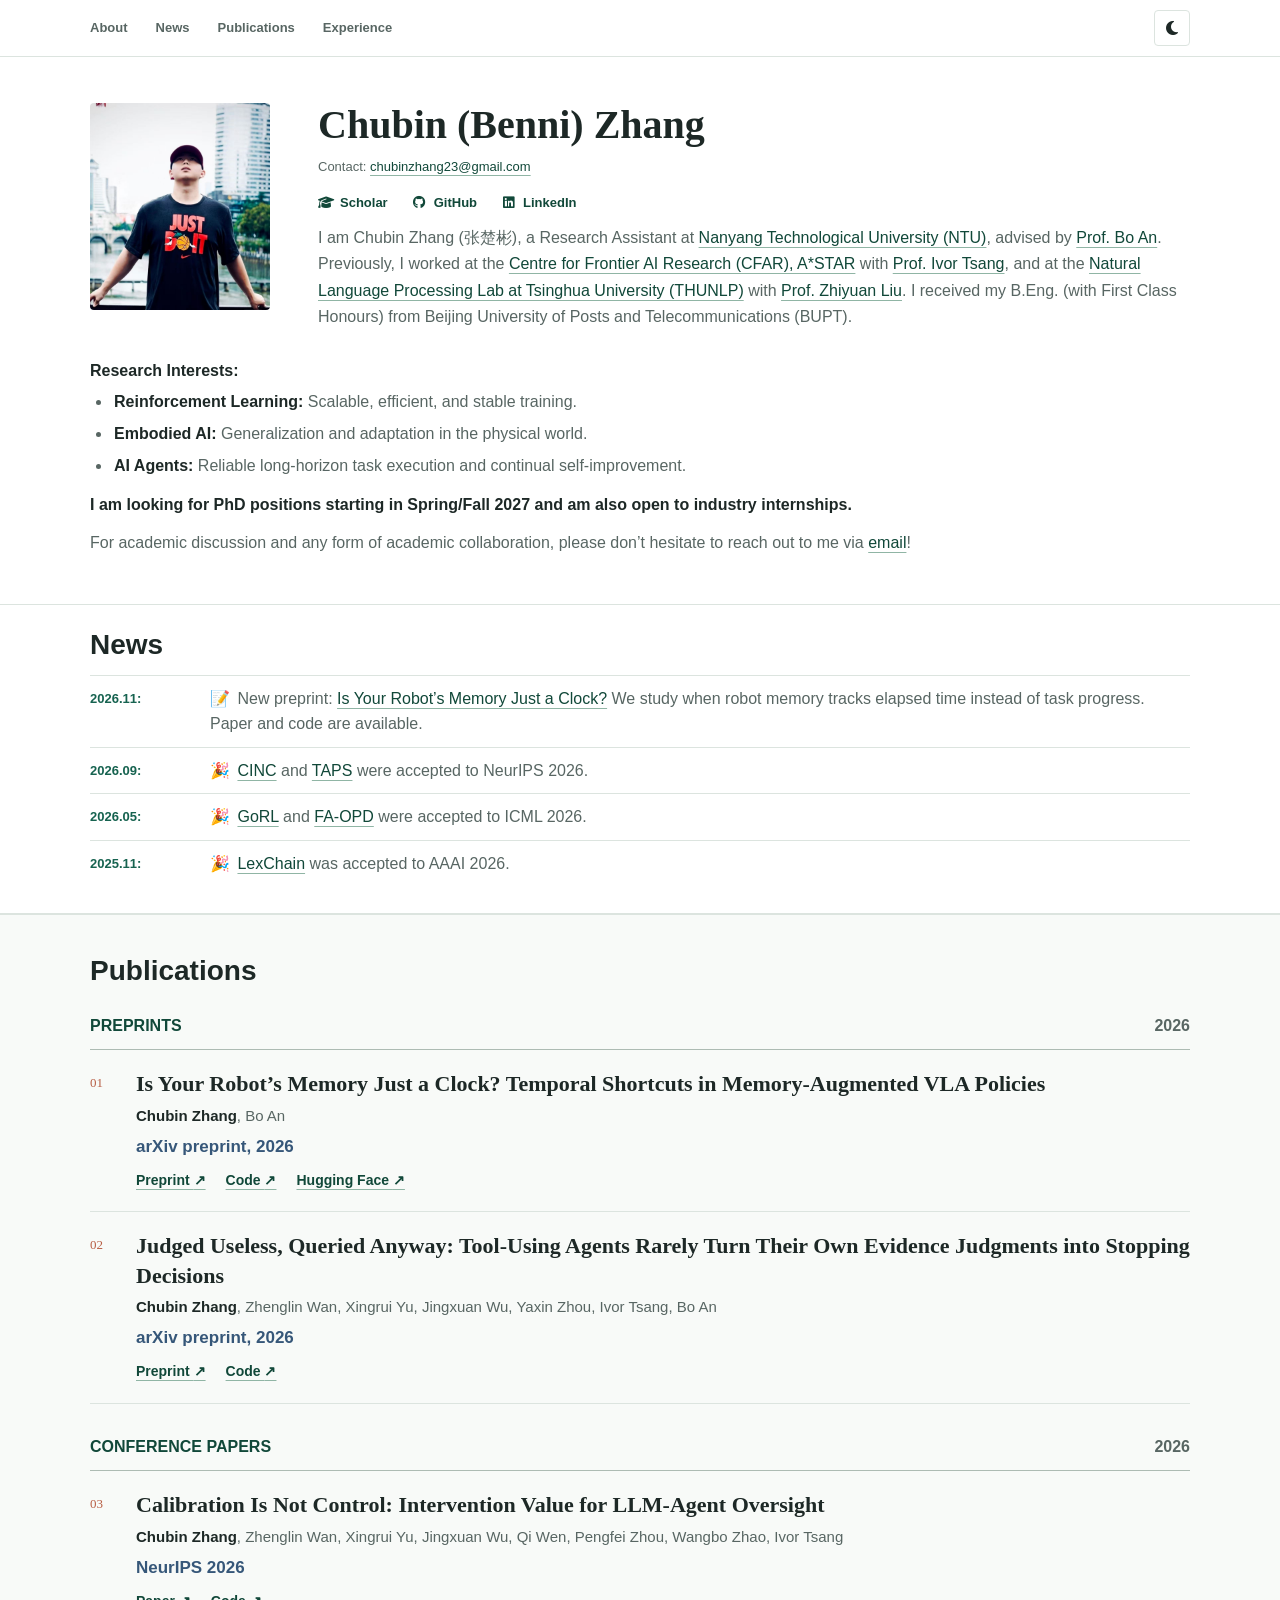
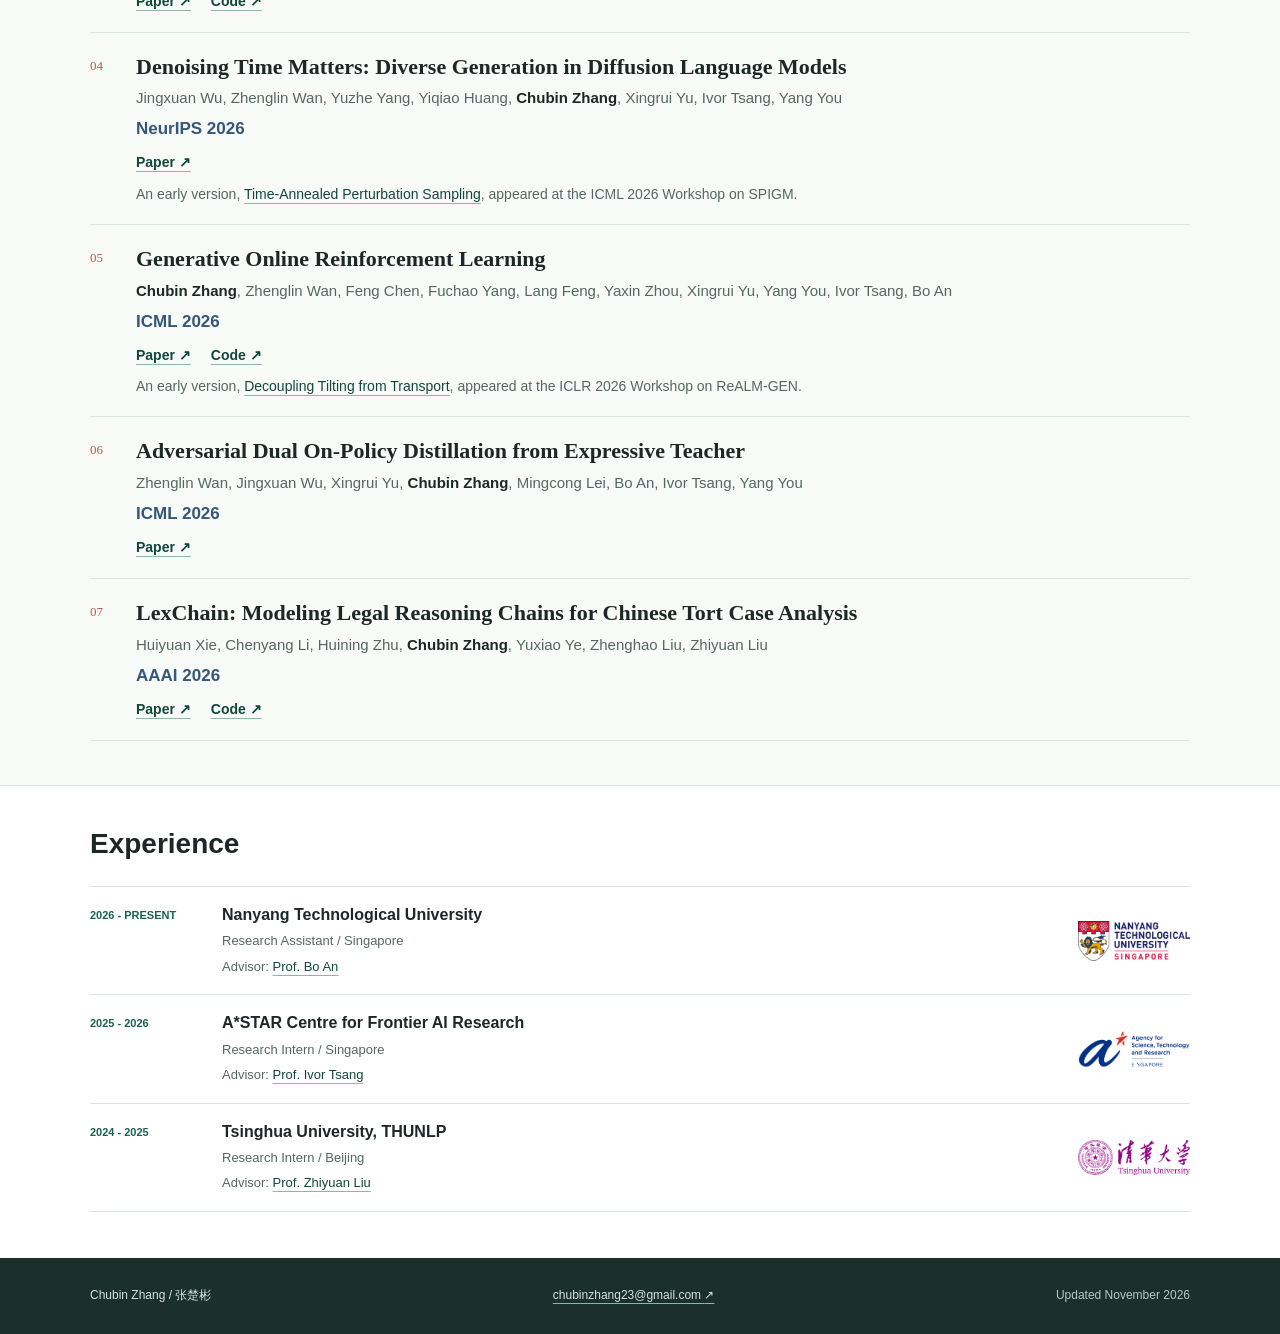
<file: index.html>
<!doctype html>
<html lang="en">
  <head>
    <meta charset="utf-8" />
    <meta name="viewport" content="width=device-width, initial-scale=1" />
    <meta name="theme-color" content="#f8faf8" />
    <meta
      name="description"
      content="Chubin Zhang is a Research Assistant at Nanyang Technological University, supervised by Prof. Bo An. His research interests include reinforcement learning, generative models, and AI agents."
    />
    <link rel="canonical" href="https://bennidict23.github.io/" />
    <link rel="icon" href="assets/favicon.svg" type="image/svg+xml" />
    <link
      rel="stylesheet"
      href="https://cdnjs.cloudflare.com/ajax/libs/font-awesome/6.5.1/css/all.min.css"
    />
    <script src="theme.js?v=20261015-default-light"></script>
    <link rel="stylesheet" href="styles.css?v=20261015-theme" />
    <meta property="og:type" content="profile" />
    <meta
      property="og:title"
      content="Chubin Zhang (张楚彬) | Research Assistant at NTU"
    />
    <meta
      property="og:description"
      content="Research interests in reinforcement learning, generative models, and AI agents."
    />
    <meta property="og:url" content="https://bennidict23.github.io/" />
    <meta
      property="og:image"
      content="https://bennidict23.github.io/assets/gorl-framework.png"
    />
    <title>Chubin Zhang (张楚彬) | Research Assistant at NTU</title>
    <script type="application/ld+json">
      {
        "@context": "https://schema.org",
        "@type": "Person",
        "name": "Chubin Zhang",
        "alternateName": "张楚彬",
        "url": "https://bennidict23.github.io/",
        "email": "mailto:chubinzhang23@gmail.com",
        "jobTitle": "Research Assistant",
        "affiliation": {
          "@type": "CollegeOrUniversity",
          "name": "Nanyang Technological University"
        },
        "knowsAbout": [
          "Reinforcement learning",
          "Generative models",
          "Diffusion models",
          "AI agents"
        ],
        "sameAs": [
          "https://scholar.google.com/citations?hl=zh-CN&user=-wJyKG8AAAAJ",
          "https://github.com/bennidict23",
          "https://www.linkedin.com/in/chubin-zhang-20a061420/"
        ]
      }
    </script>
  </head>
  <body>
    <a class="skip-link" href="#main">Skip to content</a>
    <header class="site-header">
      <div class="container header-inner">
        <nav class="site-nav" aria-label="Primary navigation">
          <a href="#about">About</a><a href="#news">News</a
          ><a href="#publications">Publications</a
          ><a href="#experience">Experience</a>
        </nav>
        <button
          class="theme-toggle"
          id="theme-toggle"
          type="button"
          aria-label="Switch to dark mode"
          aria-pressed="false"
          data-tooltip="Dark mode"
        >
          <i class="fa-solid fa-moon" aria-hidden="true"></i>
        </button>
      </div>
    </header>
    <main id="main">
      <section class="about-section" id="about" aria-labelledby="page-title">
        <div class="container profile-grid">
          <img
            class="portrait"
            src="assets/chubin-portrait.jpg"
            alt="Chubin Zhang outdoors in Singapore"
            width="1080"
            height="1244"
            loading="eager"
            decoding="async"
          />
          <div class="profile-heading">
            <h1 id="page-title">Chubin (Benni) Zhang</h1>
            <p class="profile-contact">
              Contact:
              <a href="mailto:chubinzhang23@gmail.com"
                >chubinzhang23@gmail.com</a
              >
            </p>
            <div class="profile-links" aria-label="Contact and profiles">
              <a
                href="https://scholar.google.com/citations?hl=zh-CN&amp;user=-wJyKG8AAAAJ"
                target="_blank"
                rel="noopener noreferrer"
                title="Google Scholar"
                aria-label="Google Scholar"
                ><i class="fa-solid fa-graduation-cap" aria-hidden="true"></i
                >Scholar</a
              >
              <a
                href="https://github.com/bennidict23"
                target="_blank"
                rel="noopener noreferrer"
                ><i class="fa-brands fa-github" aria-hidden="true"></i>GitHub</a
              >
              <a
                href="https://www.linkedin.com/in/chubin-zhang-20a061420/"
                target="_blank"
                rel="noopener noreferrer"
                ><i class="fa-brands fa-linkedin" aria-hidden="true"></i
                >LinkedIn</a
              >
            </div>
          </div>
          <div class="about-intro">
            <p>
              I am Chubin Zhang (张楚彬), a Research Assistant at
              <a
                href="https://www.ntu.edu.sg/"
                target="_blank"
                rel="noopener noreferrer"
                >Nanyang Technological University (NTU)</a
              >, advised by
              <a
                href="https://personal.ntu.edu.sg/boan/"
                target="_blank"
                rel="noopener noreferrer"
                >Prof. Bo An</a
              >. Previously, I worked at the
              <a
                href="https://www.a-star.edu.sg/cfar"
                target="_blank"
                rel="noopener noreferrer"
                >Centre for Frontier AI Research (CFAR), A*STAR</a
              >
              with
              <a
                href="https://www.a-star.edu.sg/cfar/about-cfar/management/prof-ivor-tsang"
                target="_blank"
                rel="noopener noreferrer"
                >Prof. Ivor Tsang</a
              >, and at the
              <a
                href="https://nlp.csai.tsinghua.edu.cn/"
                target="_blank"
                rel="noopener noreferrer"
                >Natural Language Processing Lab at Tsinghua University
                (THUNLP)</a
              >
              with
              <a
                href="https://nlp.csai.tsinghua.edu.cn/~lzy/"
                target="_blank"
                rel="noopener noreferrer"
                >Prof. Zhiyuan Liu</a
              >. I received my B.Eng. (with First Class Honours) from Beijing
              University of Posts and Telecommunications (BUPT).
            </p>
          </div>
          <div class="about-copy">
            <h2 class="interests-heading">Research Interests:</h2>
            <ul class="research-interests">
              <li>
                <strong>Reinforcement Learning:</strong> Scalable, efficient,
                and stable training.
              </li>
              <li>
                <strong>Embodied AI:</strong> Generalization and adaptation in
                the physical world.
              </li>
              <li>
                <strong>AI Agents:</strong> Reliable long-horizon task execution
                and continual self-improvement.
              </li>
            </ul>
            <p class="opportunity-note">
              <strong>
                I am looking for PhD positions starting in Spring/Fall 2027 and
                am also open to industry internships.
              </strong>
            </p>
            <p class="collaboration-note">
              For academic discussion and any form of academic collaboration,
              please don&rsquo;t hesitate to reach out to me via
              <a href="mailto:chubinzhang23@gmail.com">email</a>!
            </p>
          </div>
        </div>
      </section>
      <section class="news-section" id="news" aria-labelledby="news-title">
        <div class="container">
          <div class="section-heading compact-heading">
            <h2 id="news-title">News</h2>
          </div>
          <ul class="news-list">
            <li>
              <time datetime="2026-11">2026.11:</time>
              <p>
                <span aria-hidden="true">📝</span>
                New preprint:
                <a
                  href="https://arxiv.org/abs/2611.14488"
                  target="_blank"
                  rel="noopener noreferrer"
                  >Is Your Robot&rsquo;s Memory Just a Clock?</a
                > We study when robot memory tracks elapsed time instead of
                task progress. Paper and code are available.
              </p>
            </li>
            <li>
              <time datetime="2026-09">2026.09:</time>
              <p>
                <span aria-hidden="true">🎉</span>
                <a
                  href="https://arxiv.org/abs/2606.21399"
                  target="_blank"
                  rel="noopener noreferrer"
                  >CINC</a
                >
                and
                <a
                  href="https://arxiv.org/abs/2601.22629"
                  target="_blank"
                  rel="noopener noreferrer"
                  >TAPS</a
                >
                were accepted to NeurIPS 2026.
              </p>
            </li>
            <li>
              <time datetime="2026-05">2026.05:</time>
              <p>
                <span aria-hidden="true">🎉</span>
                <a
                  href="https://arxiv.org/abs/2512.02581"
                  target="_blank"
                  rel="noopener noreferrer"
                  >GoRL</a
                >
                and
                <a
                  href="https://arxiv.org/abs/2605.27095"
                  target="_blank"
                  rel="noopener noreferrer"
                  >FA-OPD</a
                >
                were accepted to ICML 2026.
              </p>
            </li>
            <li>
              <time datetime="2025-11">2025.11:</time>
              <p>
                <span aria-hidden="true">🎉</span>
                <a
                  href="https://doi.org/10.1609/aaai.v40i42.40906"
                  target="_blank"
                  rel="noopener noreferrer"
                  >LexChain</a
                >
                was accepted to AAAI 2026.
              </p>
            </li>
          </ul>
        </div>
      </section>
      <section
        class="publications-section"
        id="publications"
        aria-labelledby="publications-title"
      >
        <div class="container">
          <div class="section-heading">
            <h2 id="publications-title">Publications</h2>
          </div>
          <div class="preprints-group">
            <h3 class="group-heading">Preprints <span>2026</span></h3>
            <ol class="publication-list">
              <li class="publication-item" id="paper-memory-clock">
                <span class="publication-number" aria-hidden="true">01</span>
                <div class="publication-body">
                  <h4>
                    <a
                      href="https://arxiv.org/abs/2611.14488"
                      target="_blank"
                      rel="noopener noreferrer"
                      >Is Your Robot&rsquo;s Memory Just a Clock? Temporal Shortcuts
                      in Memory-Augmented VLA Policies
                      <span aria-hidden="true">&#8599;</span></a
                    >
                  </h4>
                  <p class="authors"><strong>Chubin Zhang</strong>, Bo An</p>
                  <p class="venue">arXiv preprint, 2026</p>
                  <div class="paper-links">
                    <a
                      href="https://arxiv.org/abs/2611.14488"
                      target="_blank"
                      rel="noopener noreferrer"
                      >Preprint <span aria-hidden="true">&#8599;</span></a
                    ><a
                      href="https://github.com/bennidict23/memory-clock"
                      target="_blank"
                      rel="noopener noreferrer"
                      >Code <span aria-hidden="true">&#8599;</span></a
                    ><a
                      href="https://huggingface.co/papers/2611.14488"
                      target="_blank"
                      rel="noopener noreferrer"
                      >Hugging Face <span aria-hidden="true">&#8599;</span></a
                    >
                  </div>
                </div>
              </li>
              <li class="publication-item" id="paper-judged-useless">
                <span class="publication-number" aria-hidden="true">02</span>
                <div class="publication-body">
                  <h4>
                    <a
                      href="https://arxiv.org/abs/2610.06191"
                      target="_blank"
                      rel="noopener noreferrer"
                      >Judged Useless, Queried Anyway: Tool-Using Agents Rarely
                      Turn Their Own Evidence Judgments into Stopping Decisions
                      <span aria-hidden="true">&#8599;</span></a
                    >
                  </h4>
                  <p class="authors">
                    <strong>Chubin Zhang</strong>, Zhenglin Wan, Xingrui Yu,
                    Jingxuan Wu, Yaxin Zhou, Ivor Tsang, Bo An
                  </p>
                  <p class="venue">arXiv preprint, 2026</p>
                  <div class="paper-links">
                    <a
                      href="https://arxiv.org/abs/2610.06191"
                      target="_blank"
                      rel="noopener noreferrer"
                      >Preprint <span aria-hidden="true">&#8599;</span></a
                    ><a
                      href="https://github.com/bennidict23/judged-useless-queried-anyway"
                      target="_blank"
                      rel="noopener noreferrer"
                      >Code <span aria-hidden="true">&#8599;</span></a
                    >
                  </div>
                </div>
              </li>
            </ol>
          </div>
          <h3 class="group-heading">Conference Papers <span>2026</span></h3>
          <ol class="publication-list">
            <li class="publication-item" id="paper-calibration">
              <span class="publication-number" aria-hidden="true">03</span>
              <div class="publication-body">
                <h4>
                  <a
                    href="https://arxiv.org/abs/2606.21399"
                    target="_blank"
                    rel="noopener noreferrer"
                    >Calibration Is Not Control: Intervention Value for
                    LLM-Agent Oversight
                    <span aria-hidden="true">&#8599;</span></a
                  >
                </h4>
                <p class="authors">
                  <strong>Chubin Zhang</strong>, Zhenglin Wan, Xingrui Yu,
                  Jingxuan Wu, Qi Wen, Pengfei Zhou, Wangbo Zhao, Ivor Tsang
                </p>
                <p class="venue">NeurIPS 2026</p>
                <div class="paper-links">
                  <a
                    href="https://arxiv.org/abs/2606.21399"
                    target="_blank"
                    rel="noopener noreferrer"
                    >Paper <span aria-hidden="true">&#8599;</span></a
                  ><a
                    href="https://github.com/bennidict23/calibration-is-not-control"
                    target="_blank"
                    rel="noopener noreferrer"
                    >Code <span aria-hidden="true">&#8599;</span></a
                  >
                </div>
              </div>
            </li>
            <li class="publication-item" id="paper-denoising">
              <span class="publication-number" aria-hidden="true">04</span>
              <div class="publication-body">
                <h4>
                  <a
                    href="https://arxiv.org/abs/2601.22629"
                    target="_blank"
                    rel="noopener noreferrer"
                    >Denoising Time Matters: Diverse Generation in Diffusion
                    Language Models <span aria-hidden="true">&#8599;</span></a
                  >
                </h4>
                <p class="authors">
                  Jingxuan Wu, Zhenglin Wan, Yuzhe Yang, Yiqiao Huang,
                  <strong>Chubin Zhang</strong>, Xingrui Yu, Ivor Tsang, Yang
                  You
                </p>
                <p class="venue">NeurIPS 2026</p>
                <div class="paper-links">
                  <a
                    href="https://arxiv.org/abs/2601.22629"
                    target="_blank"
                    rel="noopener noreferrer"
                    >Paper <span aria-hidden="true">&#8599;</span></a
                  >
                </div>
                <p class="note">
                  An early version,
                  <a
                    href="https://openreview.net/forum?id=97dB4GrUzx"
                    rel="noopener noreferrer"
                    target="_blank"
                    >Time-Annealed Perturbation Sampling</a
                  >, appeared at the ICML 2026 Workshop on SPIGM.
                </p>
              </div>
            </li>
            <li class="publication-item" id="paper-gorl">
              <span class="publication-number" aria-hidden="true">05</span>
              <div class="publication-body">
                <h4>
                  <a
                    href="https://arxiv.org/abs/2512.02581"
                    target="_blank"
                    rel="noopener noreferrer"
                    >Generative Online Reinforcement Learning
                    <span aria-hidden="true">&#8599;</span></a
                  >
                </h4>
                <p class="authors">
                  <strong>Chubin Zhang</strong>, Zhenglin Wan, Feng Chen, Fuchao
                  Yang, Lang Feng, Yaxin Zhou, Xingrui Yu, Yang You, Ivor Tsang,
                  Bo An
                </p>
                <p class="venue">ICML 2026</p>
                <div class="paper-links">
                  <a
                    href="https://arxiv.org/abs/2512.02581"
                    target="_blank"
                    rel="noopener noreferrer"
                    >Paper <span aria-hidden="true">&#8599;</span></a
                  ><a
                    href="https://github.com/bennidict23/GoRL"
                    target="_blank"
                    rel="noopener noreferrer"
                    >Code <span aria-hidden="true">&#8599;</span></a
                  >
                </div>
                <p class="note">
                  An early version,
                  <a
                    href="https://openreview.net/forum?id=NMP4f4Cx2W"
                    rel="noopener noreferrer"
                    target="_blank"
                    >Decoupling Tilting from Transport</a
                  >, appeared at the ICLR 2026 Workshop on ReALM-GEN.
                </p>
              </div>
            </li>
            <li class="publication-item" id="paper-distillation">
              <span class="publication-number" aria-hidden="true">06</span>
              <div class="publication-body">
                <h4>
                  <a
                    href="https://arxiv.org/abs/2605.27095"
                    target="_blank"
                    rel="noopener noreferrer"
                    >Adversarial Dual On-Policy Distillation from Expressive
                    Teacher <span aria-hidden="true">&#8599;</span></a
                  >
                </h4>
                <p class="authors">
                  Zhenglin Wan, Jingxuan Wu, Xingrui Yu,
                  <strong>Chubin Zhang</strong>, Mingcong Lei, Bo An, Ivor
                  Tsang, Yang You
                </p>
                <p class="venue">ICML 2026</p>
                <div class="paper-links">
                  <a
                    href="https://arxiv.org/abs/2605.27095"
                    target="_blank"
                    rel="noopener noreferrer"
                    >Paper <span aria-hidden="true">&#8599;</span></a
                  >
                </div>
              </div>
            </li>
            <li class="publication-item" id="paper-lexchain">
              <span class="publication-number" aria-hidden="true">07</span>
              <div class="publication-body">
                <h4>
                  <a
                    href="https://doi.org/10.1609/aaai.v40i42.40906"
                    target="_blank"
                    rel="noopener noreferrer"
                    >LexChain: Modeling Legal Reasoning Chains for Chinese Tort
                    Case Analysis <span aria-hidden="true">&#8599;</span></a
                  >
                </h4>
                <p class="authors">
                  Huiyuan Xie, Chenyang Li, Huining Zhu,
                  <strong>Chubin Zhang</strong>, Yuxiao Ye, Zhenghao Liu,
                  Zhiyuan Liu
                </p>
                <p class="venue">AAAI 2026</p>
                <div class="paper-links">
                  <a
                    href="https://doi.org/10.1609/aaai.v40i42.40906"
                    target="_blank"
                    rel="noopener noreferrer"
                    >Paper <span aria-hidden="true">&#8599;</span></a
                  ><a
                    href="https://github.com/thunlp/LexChain"
                    target="_blank"
                    rel="noopener noreferrer"
                    >Code <span aria-hidden="true">&#8599;</span></a
                  >
                </div>
              </div>
            </li>
          </ol>
        </div>
      </section>
      <section
        class="experience-section"
        id="experience"
        aria-labelledby="experience-title"
      >
        <div class="container">
          <div class="section-heading">
            <h2 id="experience-title">Experience</h2>
          </div>
          <div class="experience-list">
            <article class="experience-item">
              <p class="experience-date">2026 - present</p>
              <div>
                <h3>Nanyang Technological University</h3>
                <p>Research Assistant / Singapore</p>
                <p>
                  Advisor:
                  <a
                    href="https://personal.ntu.edu.sg/boan/"
                    target="_blank"
                    rel="noopener noreferrer"
                    >Prof. Bo An</a
                  >
                </p>
              </div>
              <img
                src="assets/logos/ntu.png"
                alt="Nanyang Technological University logo"
                width="600"
                height="215"
                loading="lazy"
              />
            </article>
            <article class="experience-item">
              <p class="experience-date">2025 - 2026</p>
              <div>
                <h3>
                  <a
                    href="https://www.a-star.edu.sg/cfar"
                    target="_blank"
                    rel="noopener noreferrer"
                    >A*STAR Centre for Frontier AI Research</a
                  >
                </h3>
                <p>Research Intern / Singapore</p>
                <p>
                  Advisor:
                  <a
                    href="https://www.a-star.edu.sg/cfar/about-cfar/management/prof-ivor-tsang"
                    target="_blank"
                    rel="noopener noreferrer"
                    >Prof. Ivor Tsang</a
                  >
                </p>
              </div>
              <img
                src="assets/logos/astar.png"
                alt="A*STAR Centre for Frontier AI Research logo"
                width="530"
                height="196"
                loading="lazy"
              />
            </article>
            <article class="experience-item">
              <p class="experience-date">2024 - 2025</p>
              <div>
                <h3>
                  <a
                    href="https://nlp.csai.tsinghua.edu.cn/"
                    target="_blank"
                    rel="noopener noreferrer"
                    >Tsinghua University, THUNLP</a
                  >
                </h3>
                <p>Research Intern / Beijing</p>
                <p>
                  Advisor:
                  <a
                    href="https://nlp.csai.tsinghua.edu.cn/~lzy/"
                    target="_blank"
                    rel="noopener noreferrer"
                    >Prof. Zhiyuan Liu</a
                  >
                </p>
              </div>
              <img
                src="assets/logos/tsinghua.png"
                alt="Tsinghua University, THUNLP logo"
                width="600"
                height="189"
                loading="lazy"
              />
            </article>
          </div>
        </div>
      </section>
    </main>
    <footer class="site-footer">
      <div class="container footer-inner">
        <p>Chubin Zhang <span lang="zh-CN">/ 张楚彬</span></p>
        <a href="mailto:chubinzhang23@gmail.com"
          >chubinzhang23@gmail.com <span aria-hidden="true">&#8599;</span></a
        >
        <p>Updated November 2026</p>
      </div>
    </footer>
    <script
      type="module"
      src="https://static.cloudflareinsights.com/beacon.min.js"
      data-cf-beacon='{"token":"19568511e5f841eb85192ddd438c5ad8"}'
    ></script>
  </body>
</html>
</file>
<file: styles.css>
:root {
  color-scheme: light;
  --paper: #ffffff;
  --soft: #f8faf8;
  --ink: #1d2826;
  --muted: #586663;
  --green: #176350;
  --green-dark: #114839;
  --rust: #b85f46;
  --blue: #365779;
  --line: #dce4df;
  --line-strong: #adbbb3;
  --serif: Georgia, "Times New Roman", serif;
  --page-width: 1100px;
  --selection: #d9efe6;
  --selection-ink: #1d2826;
}

:root[data-theme="dark"] {
  color-scheme: dark;
  --paper: #171b1a;
  --soft: #1e2523;
  --ink: #e9eeeb;
  --muted: #b4c0ba;
  --green: #8ad2b8;
  --green-dark: #a7decb;
  --rust: #eca58e;
  --blue: #9fbfdc;
  --line: #35413b;
  --line-strong: #617067;
  --selection: #314d42;
  --selection-ink: #f3faf7;
}

*,
*::before,
*::after {
  box-sizing: border-box;
}
html {
  scroll-behavior: smooth;
  scroll-padding-top: 72px;
}
body {
  margin: 0;
  background: var(--paper);
  color: var(--ink);
  font-family: -apple-system, BlinkMacSystemFont, "Segoe UI", Arial, sans-serif;
  font-size: 16px;
  line-height: 1.65;
  letter-spacing: 0;
}
img {
  display: block;
  max-width: 100%;
}
a {
  color: var(--green-dark);
  text-decoration-color: #90b5a5;
  text-underline-offset: 4px;
}
a:hover {
  color: var(--rust);
}
a:focus-visible {
  outline: 2px solid var(--rust);
  outline-offset: 4px;
}
::selection {
  background: var(--selection);
  color: var(--selection-ink);
}
.container {
  width: min(calc(100% - 72px), var(--page-width));
  margin-inline: auto;
}
.skip-link {
  position: fixed;
  z-index: 100;
  top: -100px;
  left: 20px;
  padding: 10px 16px;
  background: var(--ink);
  color: var(--paper);
}
.skip-link:focus {
  top: 16px;
}

.site-header {
  position: sticky;
  z-index: 20;
  top: 0;
  border-bottom: 1px solid var(--line);
  background: var(--paper);
}
.header-inner {
  display: flex;
  align-items: center;
  min-height: 56px;
  gap: 16px;
}
.site-nav {
  display: flex;
  flex: 1;
  align-items: center;
  gap: 28px;
  min-width: 0;
}
.site-nav a {
  font-size: 13px;
  font-weight: 600;
  color: var(--muted);
  text-decoration: none;
  white-space: nowrap;
}
.site-nav a:hover {
  color: var(--green);
}
.theme-toggle {
  display: grid;
  flex: none;
  place-items: center;
  position: relative;
  width: 36px;
  height: 36px;
  padding: 0;
  border: 1px solid var(--line);
  border-radius: 4px;
  background: transparent;
  color: var(--ink);
  cursor: pointer;
}
.theme-toggle i {
  font-size: 16px;
}
.theme-toggle:hover {
  background: var(--soft);
  color: var(--green);
}
.theme-toggle:focus-visible {
  outline: 2px solid var(--rust);
  outline-offset: 3px;
}
.theme-toggle::after {
  content: attr(data-tooltip);
  position: absolute;
  top: calc(100% + 8px);
  right: 0;
  padding: 5px 8px;
  border-radius: 4px;
  background: var(--ink);
  color: var(--paper);
  font-size: 12px;
  font-weight: 500;
  white-space: nowrap;
  opacity: 0;
  pointer-events: none;
}
.theme-toggle:hover::after,
.theme-toggle:focus-visible::after {
  opacity: 1;
}

.about-section {
  padding: 46px 0 36px;
}
.profile-grid {
  display: grid;
  grid-template-columns: 180px minmax(0, 1fr);
  grid-template-rows: min-content auto auto;
  gap: 12px 48px;
  align-items: start;
}
.portrait {
  grid-row: 1 / 3;
  width: 180px;
  height: auto;
  aspect-ratio: 1080 / 1244;
  border-radius: 4px;
}
.profile-heading,
.about-intro,
.about-copy {
  min-width: 0;
}
.profile-heading {
  grid-column: 2;
  grid-row: 1;
}
.about-intro {
  grid-column: 2;
  grid-row: 2;
}
.about-copy {
  grid-column: 1 / -1;
  grid-row: 3;
}
.experience-date {
  margin: 0;
  font-size: 11px;
  font-weight: 700;
  line-height: 1.4;
  text-transform: uppercase;
}
h1 {
  margin: 0;
  font-family: var(--serif);
  font-size: 40px;
  line-height: 1.1;
  font-weight: 700;
}
.profile-chinese {
  margin: 6px 0 0;
  color: var(--muted);
  font-size: 16px;
  line-height: 1.4;
}
.about-intro,
.about-copy {
  color: var(--muted);
  font-size: 16px;
}
.about-copy > p {
  margin: 0 0 12px;
}
.about-intro > p {
  margin: 0;
}
.interests-heading {
  margin: 16px 0 6px;
  color: var(--ink);
  font-size: 16px;
  font-weight: 600;
  line-height: 1.5;
}
.research-interests {
  margin: 0 0 12px;
  padding-left: 22px;
}
.research-interests li {
  padding-left: 2px;
}
.research-interests li + li {
  margin-top: 6px;
}
.research-interests strong,
.opportunity-note strong {
  color: var(--ink);
  font-weight: 600;
}
.profile-contact {
  margin: 10px 0 0;
  color: var(--muted);
  font-size: 13px;
  line-height: 1.5;
}
.profile-contact a {
  font-weight: 500;
  overflow-wrap: anywhere;
}
.profile-links {
  display: flex;
  flex-wrap: wrap;
  align-items: center;
  gap: 10px 24px;
  margin-top: 15px;
}
.profile-links a {
  display: inline-flex;
  align-items: center;
  gap: 7px;
  font-size: 13px;
  font-weight: 600;
  text-decoration: none;
}
.profile-links i {
  width: 15px;
  text-align: center;
}
.about-copy .availability {
  margin: 10px 0 0;
  font-size: 12px;
  color: var(--muted);
}

.section-heading {
  margin-bottom: 26px;
}
.section-heading h2 {
  margin: 0;
  font-size: 28px;
  line-height: 1.15;
}
.compact-heading {
  display: flex;
  align-items: baseline;
  gap: 22px;
  margin-bottom: 13px;
}
.compact-heading h2 {
  font-size: 28px;
}
.news-section {
  background: var(--paper);
  border-block: 1px solid var(--line);
  padding: 24px 0 26px;
}
.news-list {
  margin: 0;
  padding: 0;
  list-style: none;
}
.news-list li {
  display: grid;
  grid-template-columns: 100px minmax(0, 1fr);
  gap: 20px;
  padding: 10px 0;
  border-top: 1px solid var(--line);
}
.news-list time {
  padding-top: 2px;
  color: var(--green);
  font-size: 13px;
  font-weight: 700;
  text-transform: uppercase;
  white-space: nowrap;
}
.news-list p {
  margin: 0;
  font-size: 16px;
  line-height: 1.6;
  color: var(--muted);
}
.news-list p > span {
  margin-right: 3px;
}

.experience-section {
  padding: 42px 0 46px;
}
.paper-links {
  display: flex;
  flex-wrap: wrap;
  gap: 8px 20px;
}
.paper-links a {
  font-size: 14px;
  font-weight: 700;
  white-space: nowrap;
}

.publications-section {
  padding: 40px 0 44px;
  background: var(--soft);
  border-block: 1px solid var(--line);
}
.group-heading {
  display: flex;
  justify-content: space-between;
  align-items: baseline;
  gap: 20px;
  margin: 0;
  padding-bottom: 10px;
  border-bottom: 1px solid var(--line-strong);
  color: var(--green-dark);
  font-size: 16px;
  font-weight: 700;
  text-transform: uppercase;
}
.group-heading span {
  color: var(--muted);
}
.publication-list {
  margin: 0;
  padding: 0;
  list-style: none;
}
.publication-item {
  display: grid;
  grid-template-columns: 28px minmax(0, 1fr);
  gap: 18px;
  padding: 19px 0;
  border-bottom: 1px solid var(--line);
}
.publication-number {
  padding-top: 3px;
  color: var(--rust);
  font-family: var(--serif);
  font-size: 13px;
}
.publication-body {
  min-width: 0;
}
.publication-body h4 {
  margin: 0;
  font-family: var(--serif);
  font-size: 22px;
  line-height: 1.35;
  font-weight: 700;
  overflow-wrap: anywhere;
}
.publication-body h4 a {
  color: var(--ink);
  text-decoration: none;
}
.publication-body h4 a:hover {
  color: var(--green);
}
.publication-body h4 a > span {
  display: none;
}
.authors {
  margin: 5px 0 0;
  color: var(--muted);
  font-size: 15px;
  line-height: 1.6;
}
.authors strong {
  color: var(--ink);
}
.venue {
  margin: 5px 0 0;
  color: var(--blue);
  font-size: 17px;
  font-weight: 700;
}
.publication-body .paper-links {
  margin-top: 8px;
}
.note {
  margin: 8px 0 0;
  color: var(--muted);
  font-size: 14px;
  line-height: 1.6;
}
.preprints-group {
  margin-bottom: 30px;
}

.experience-item {
  display: grid;
  grid-template-columns: 108px minmax(0, 1fr) 112px;
  gap: 24px;
  align-items: start;
  border-top: 1px solid var(--line);
  padding: 17px 0;
}
.experience-item:last-child {
  border-bottom: 1px solid var(--line);
}
.experience-date {
  padding-top: 4px;
  color: var(--green);
}
.experience-item h3 {
  margin: 0;
  font-size: 16px;
  font-weight: 600;
  line-height: 1.4;
}
.experience-item h3 a {
  color: var(--ink);
  text-decoration: none;
}
.experience-item h3 a:hover {
  color: var(--green);
}
.experience-item div > p {
  margin: 4px 0 0;
  color: var(--muted);
  font-size: 13px;
}
.experience-item img {
  width: 112px;
  height: 46px;
  object-fit: contain;
  align-self: center;
}
:root[data-theme="dark"] .experience-item img {
  padding: 4px;
  border-radius: 2px;
  background: #ffffff;
}
.site-footer {
  background: #1c302b;
  color: #d6e2dc;
}
.footer-inner {
  display: flex;
  flex-wrap: wrap;
  align-items: center;
  justify-content: space-between;
  gap: 12px 22px;
  min-height: 76px;
  padding-block: 20px;
  font-size: 12px;
}
.footer-inner p {
  margin: 0;
}
.footer-inner a {
  color: inherit;
  overflow-wrap: anywhere;
}
.footer-inner p:last-child {
  color: #b6c9bf;
}

@media (max-width: 760px) {
  .container {
    width: calc(100% - 40px);
  }
  .site-nav {
    gap: 18px;
  }
  .profile-grid {
    grid-template-columns: 150px minmax(0, 1fr);
    gap: 14px 28px;
  }
  .portrait {
    width: 150px;
  }
  h1 {
    font-size: 40px;
  }
}

@media (max-width: 600px) {
  html {
    scroll-padding-top: 68px;
  }
  .header-inner {
    min-height: 52px;
    padding-block: 12px;
  }
  .site-nav {
    justify-content: space-between;
    gap: 10px;
  }
  .site-nav a {
    font-size: 12px;
  }
  .about-section {
    padding: 26px 0 25px;
  }
  .profile-grid {
    grid-template-columns: 112px minmax(0, 1fr);
    gap: 18px 22px;
    align-items: start;
  }
  .portrait {
    grid-row: 1;
    width: 112px;
  }
  .profile-heading {
    align-self: center;
  }
  h1 {
    font-size: 28px;
    line-height: 1.15;
  }
  .profile-chinese {
    font-size: 14px;
  }
  .about-intro,
  .about-copy {
    grid-column: 1 / -1;
    font-size: 14px;
    line-height: 1.7;
  }
  .profile-contact {
    margin-top: 8px;
    font-size: 12px;
  }
  .profile-links {
    margin-top: 10px;
    gap: 8px;
  }
  .profile-links a {
    gap: 5px;
    font-size: 12px;
  }
  .about-copy .availability {
    font-size: 11px;
  }
  .news-section {
    padding: 22px 0;
  }
  .compact-heading {
    gap: 18px;
  }
  .compact-heading h2 {
    font-size: 28px;
  }
  .news-list li {
    grid-template-columns: 76px minmax(0, 1fr);
    gap: 12px;
    padding: 9px 0;
  }
  .news-list time {
    font-size: 12px;
  }
  .news-list p {
    font-size: 15px;
  }
  .experience-section,
  .publications-section {
    padding: 32px 0 36px;
  }
  .section-heading {
    margin-bottom: 22px;
  }
  .compact-heading {
    margin-bottom: 12px;
  }
  .section-heading h2 {
    font-size: 29px;
  }
  .compact-heading h2 {
    font-size: 28px;
  }
  .publication-item {
    grid-template-columns: 20px minmax(0, 1fr);
    gap: 12px;
    padding-block: 17px;
  }
  .publication-body h4 {
    font-size: 20px;
  }
  .authors {
    font-size: 14px;
  }
  .venue {
    font-size: 16px;
  }
  .note,
  .paper-links a {
    font-size: 13px;
  }
  .experience-item {
    grid-template-columns: minmax(0, 1fr) 74px;
    gap: 6px 16px;
  }
  .experience-date {
    grid-column: 1;
    padding-top: 0;
  }
  .experience-item > div {
    grid-column: 1;
  }
  .experience-item img {
    grid-column: 2;
    grid-row: 1 / 3;
    width: 74px;
    height: 40px;
  }
  .experience-item h3 {
    font-size: 14px;
  }
  .experience-item div > p {
    font-size: 12px;
  }
  .footer-inner {
    align-items: start;
    flex-direction: column;
    gap: 8px;
  }
}

@media (max-width: 360px) {
  .container {
    width: calc(100% - 32px);
  }
  .profile-grid {
    grid-template-columns: 96px minmax(0, 1fr);
    gap: 16px;
  }
  .portrait {
    width: 96px;
  }
  h1 {
    font-size: 26px;
  }
  .site-nav {
    gap: 7px;
  }
  .profile-links {
    column-gap: 4px;
  }
  .profile-links a {
    gap: 3px;
    font-size: 11px;
  }
  .profile-links i {
    width: 11px;
  }
}

@media (prefers-reduced-motion: reduce) {
  html {
    scroll-behavior: auto;
  }
}
</file>
